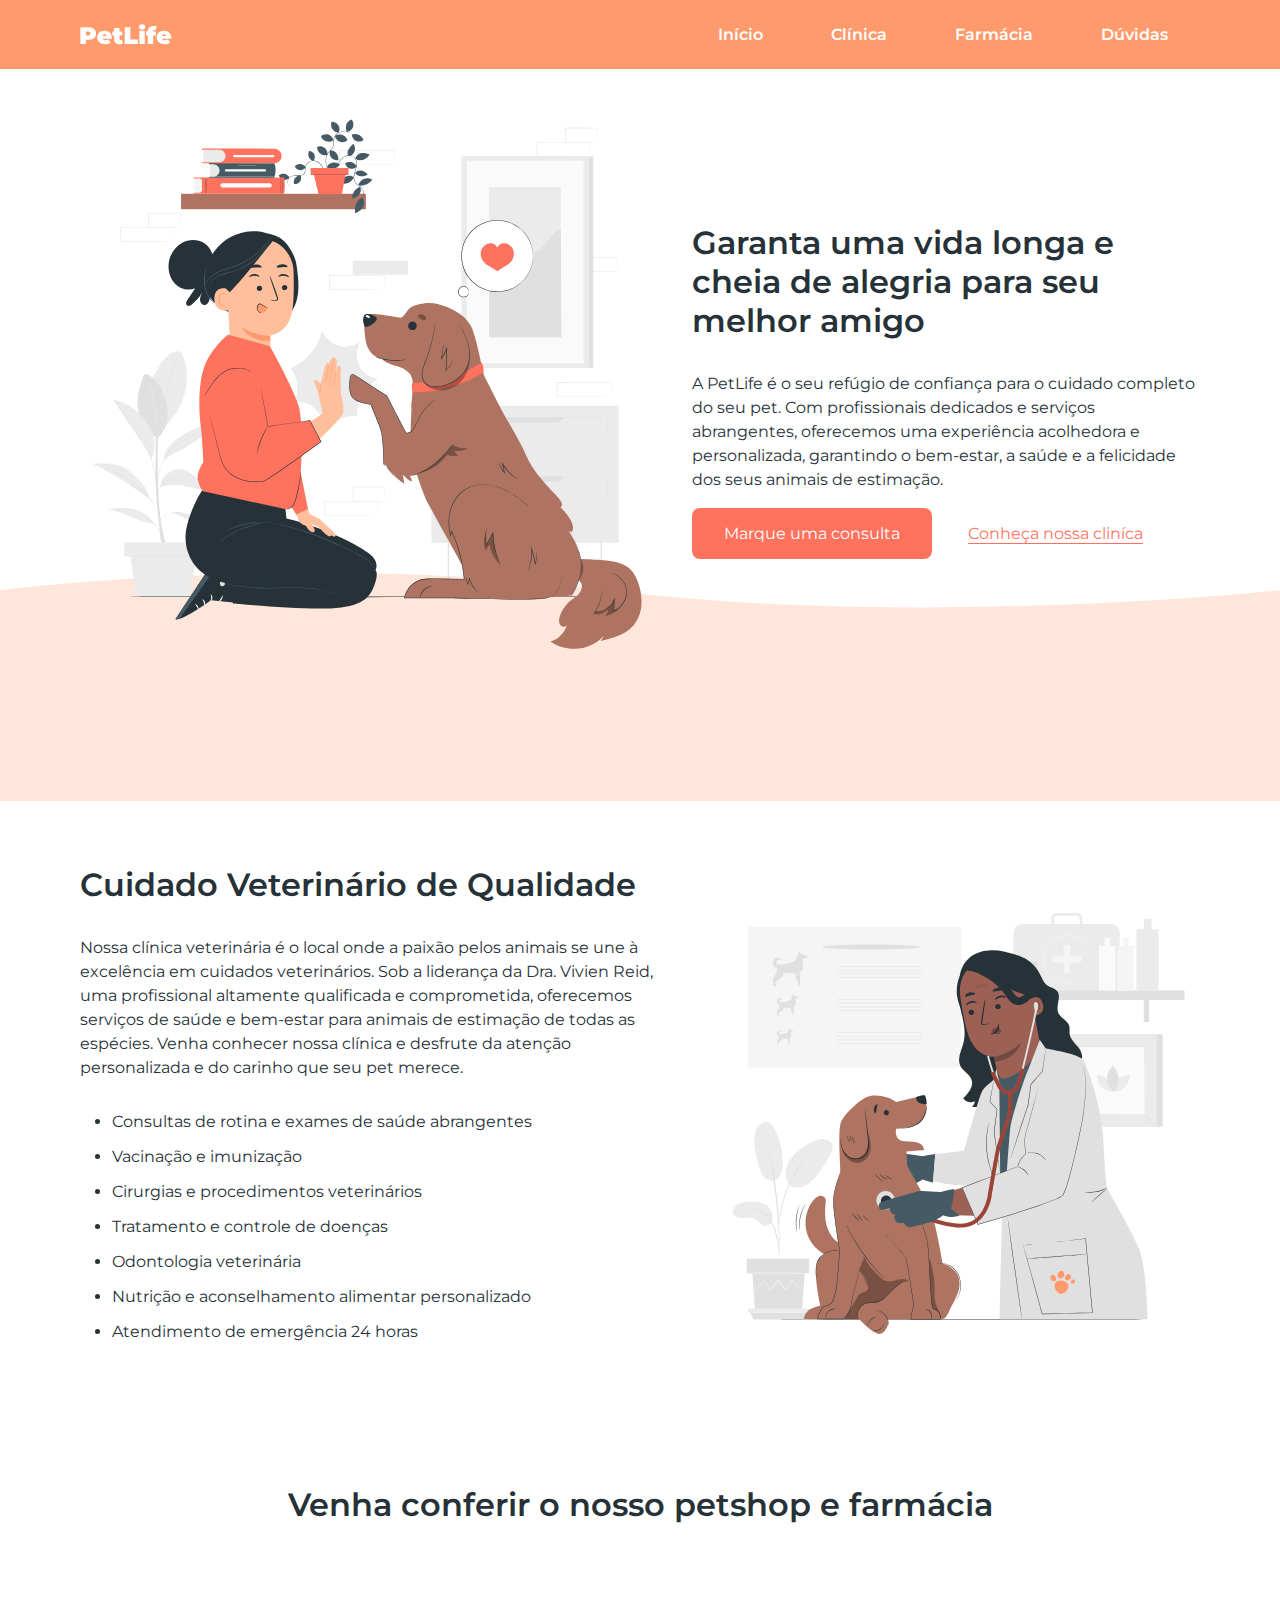
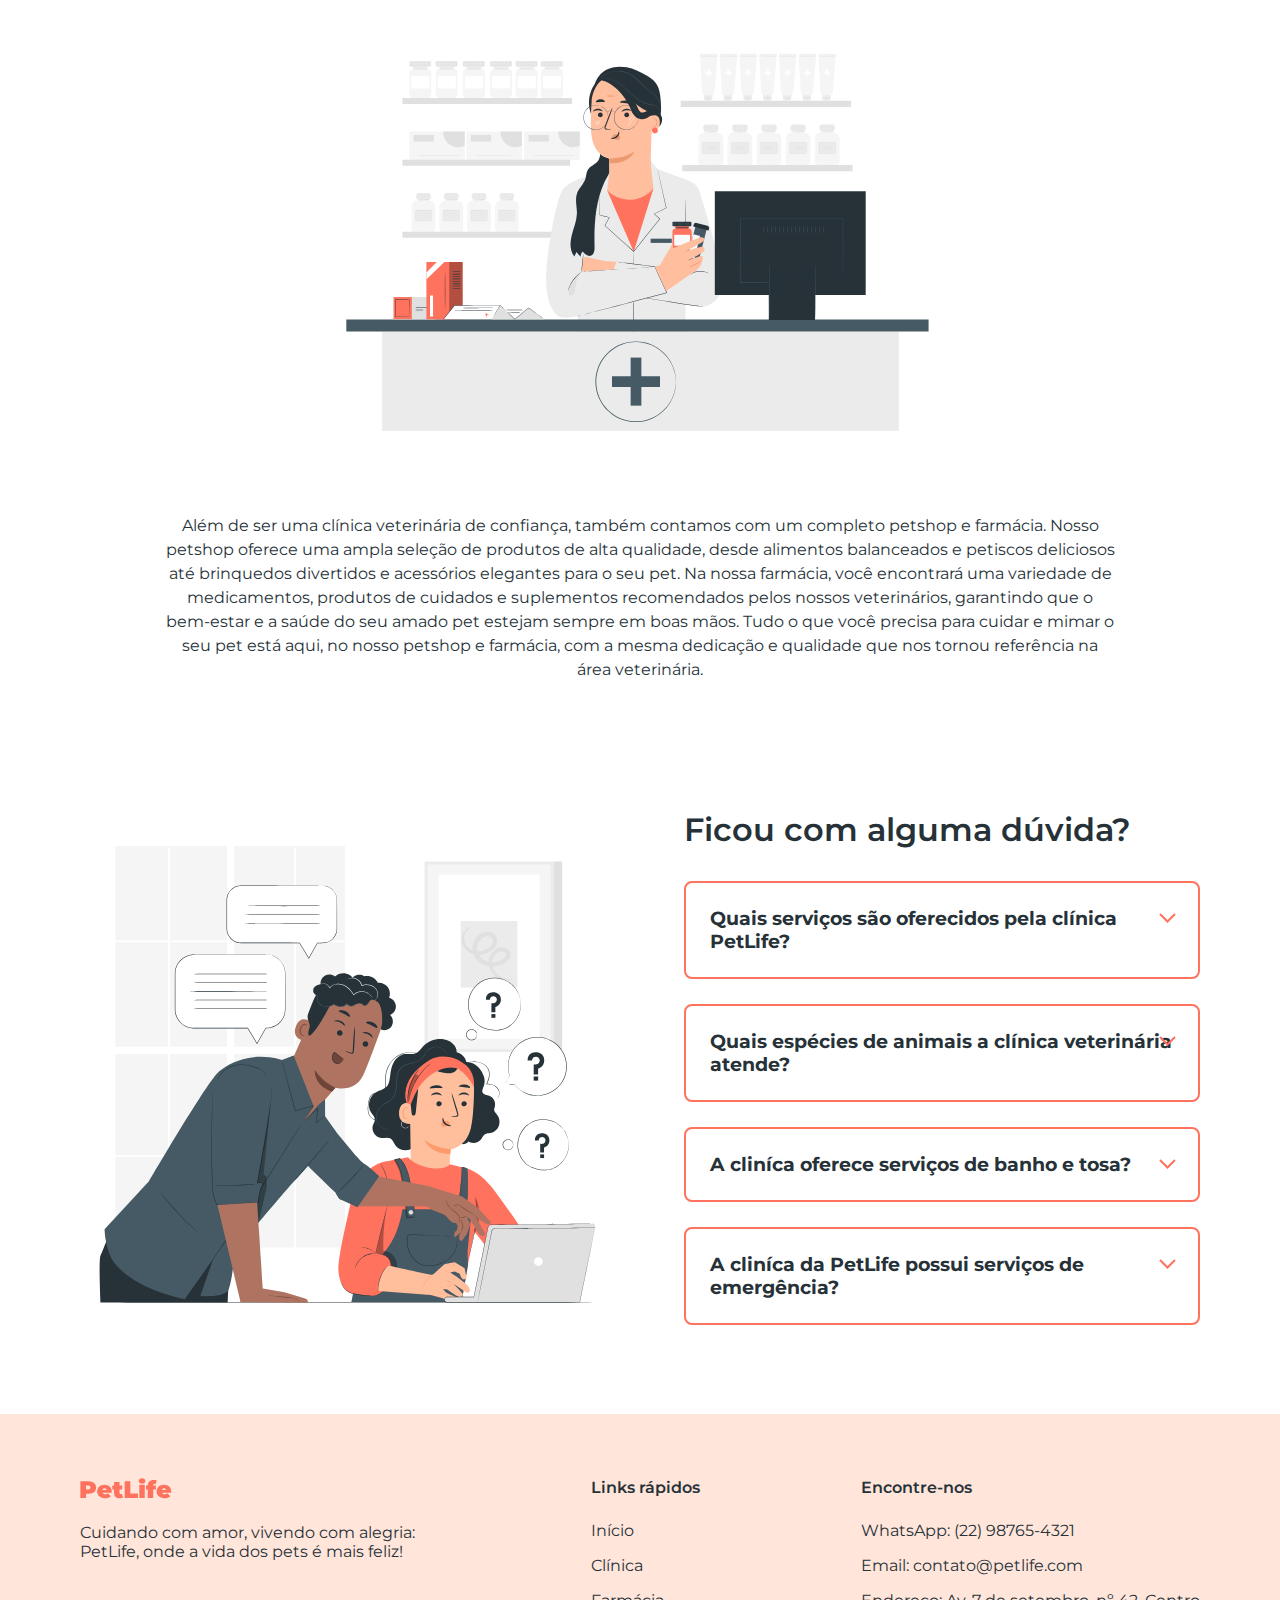
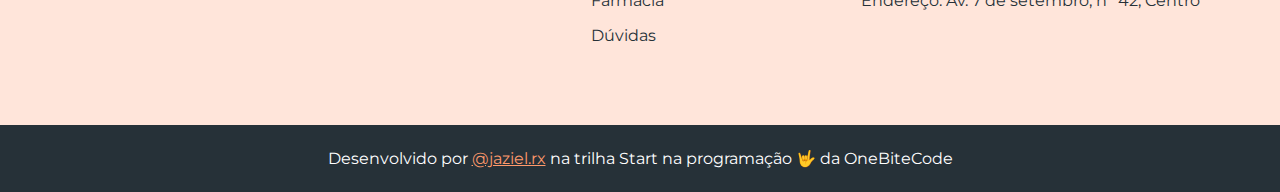
<file: index.html>
<html>

<head>
   <title>PetLife</title>
   <meta name="description" content="Garanta uma vida longa e cheia de alegria para seu melhor amigo">

   <!--Cascading Style Sheets-->
   <link rel="stylesheet" href="index.css">
   <link rel="preconnect" href="https://fonts.googleapis.com">
   <link rel="preconnect" href="https://fonts.gstatic.com" crossorigin>
   <link href="https://fonts.googleapis.com/css2?family=Montserrat:wght@400;600&display=swap" rel="stylesheet">
</head>

<body>
    <header>
        <a href="index.html">
            <img src="Start 2.0/logo-white.svg" alt="PetLife">
        </a>

        <nav>
            <a href="#inicio">Início</a>
            <a href="#clinica">Clínica</a>
            <a href="#farmacia">Farmácia</a>
            <a href="#duvidas">Dúvidas</a>
        </nav>
    </header>

   <main>
    <section id="inicio">
        <img src="Start 2.0/start-img.svg" alt="" width="580" height="580">

        <div>
            <h1>Garanta uma vida longa e cheia de alegria para seu melhor amigo</h1>
            <p class="paragrafo">A PetLife é o seu refúgio de confiança para o cuidado completo do seu pet. Com profissionais dedicados e serviços abrangentes, oferecemos uma experiência acolhedora e personalizada, garantindo o bem-estar, a saúde e a felicidade dos seus animais de estimação.</p>
            <a class="botao" href="https://wa.me/552298765-4321" target="_blank">Marque uma consulta</a>
            <a class="botao-transparente" href="clinica">Conheça nossa cliníca</a>
        </div>

        <img class="absolute" src="Start 2.0/shape.svg" alt="">
    </section>

    <section id="clinica">
        <div>
            <h2>Cuidado Veterinário de Qualidade</h2>
            <p class="paragrafo">Nossa clínica veterinária é o local onde a paixão pelos animais se une à excelência em cuidados veterinários. 
             Sob a liderança da Dra. Vivien Reid, uma profissional altamente qualificada e comprometida, oferecemos serviços de saúde e bem-estar para animais de estimação de todas as espécies. Venha conhecer nossa clínica e desfrute da atenção personalizada e do carinho que seu pet merece.
            </p>
            <ul>
               <li>Consultas de rotina e exames de saúde abrangentes</li>
               <li>Vacinação e imunização</li>
               <li>Cirurgias e procedimentos veterinários</li>
               <li>Tratamento e controle de doenças</li>
               <li>Odontologia veterinária</li>
               <li>Nutrição e aconselhamento alimentar personalizado</li>
               <li>Atendimento de emergência 24 horas</li>
            </ul>
        </div>

        <img src="Start 2.0/clinic-img.svg" alt="" width="480" height="480" loading="lazy">
    </section>

    <section id="farmacia">
        <h2>Venha conferir o nosso petshop e farmácia</h2>
        <img src="Start 2.0/shop-img.svg" alt="" width="645" height="430" loading="lazy">
        <p class="paragrafo">
            Além de ser uma clínica veterinária de confiança, também contamos com um completo petshop e farmácia. Nosso petshop oferece uma ampla seleção de produtos de alta qualidade, desde alimentos balanceados e petiscos deliciosos até brinquedos divertidos e acessórios elegantes para o seu pet. Na nossa farmácia, você encontrará uma variedade de medicamentos, produtos de cuidados e suplementos recomendados pelos nossos veterinários, garantindo que o bem-estar e a saúde do seu amado pet estejam sempre em boas mãos. Tudo o que você precisa para cuidar e mimar o seu pet está aqui, no nosso petshop e farmácia, com a mesma dedicação e qualidade que nos tornou referência na área veterinária.
        </p>
    </section>

    <section id="duvidas">
        <img src="Start 2.0/faq-img.svg" alt="" width="540" height="540" loading="lazy">

        <div>
            <h2>Ficou com alguma dúvida?</h2>

            <div class="duvida">
                <h3>Quais serviços são oferecidos pela clínica PetLife?</h3>
                <img src="Start 2.0/arrow-down.svg" alt="">
                <p class="paragrafo">A clínica da PetLife oferece uma ampla gama de serviços, incluindo consultas de rotina, vacinação, cirurgias, tratamento de doenças, cuidados odontológicos, atendimento de emergência 24 horas, programas de prevenção de pulgas, carrapatos e vermes, entre outros. Nosso objetivo é fornecer cuidados abrangentes e personalizados para garantir a saúde e o bem-estar do seu pet.</p>
            </div>

        <div class="duvida">
            <h3>Quais espécies de animais a clínica veterinária atende?</h3>
            <img src="Start 2.0/arrow-down.svg" alt="">
            <p class="paragrafo">A clínica veterinária da PetLife atente animais de estimação de todas as espécies, incluindo cães, gatos,pássaros, roedores e répteis. Nossos profissionais possuem conhecimento e experiência para cuidar de diferentes tipos de animais, oferecendo um atendimento especializado e dedicado a cada um deles. </p>
        </div>

        <div class="duvida">
            <h3>A cliníca oferece serviços de banho e tosa?</h3>
            <img src="Start 2.0/arrow-down.svg" alt="">
            <p class="paragrafo">Sim, a cliníca veterinária da PetLife oferece serviços profissionais de banho e tosa. Nossa equipe de profissionais experientes garante que seu pet receba cuidados adequados, usando produtos de alta qualidade e técnicas seguras. O banho e tosa ajudam a manter a higiene, a saúde da pele e pelagem do seu pet, além de proporcionar uma experiência relaxante e agradável para eles. </p>
        </div>

        <div class="duvida">
            <h3>A cliníca da PetLife possui serviços de emergência?</h3>
            <img src="Start 2.0/arrow-down.svg" alt="">
            <p class="paragrafo">Sim, a cliníca veterinária da PetLife oferece serviços de emergência 24 horas. Se o seu animal de estimação precisar de antendimento veterinário imediato fora do horário de expediente, nossa equipe está pronta para ajudar, fornecendo cuidados urgentes e tratamento adequado para garantir o bem-estar do seu pet. </p>
        </div>
    </section>
   </main>

   <footer>
    <div>
        <img src="Start 2.0/logo.svg" alt="PetLife">
        <p>Cuidando com amor, vivendo com alegria: PetLife, onde a vida dos pets é mais feliz!</p>
    </div>

    <div>
        <strong class="titulo">Links rápidos</strong>
        <nav>
            <a href="#inicio">Início</a>
            <a href="#clinica">Clínica</a>
            <a href="#farmacia">Farmácia</a>
            <a href="#duvidas">Dúvidas</a>
        </nav>
    </div>

    <div>
        <strong class="titulo">Encontre-nos</strong>
        <p>WhatsApp: <a href="https://wa.me/552298765-4321" target="_blank">(22) 98765-4321</a></p>
        <p>Email: <a href="mailto: contato@petlife.com">contato@petlife.com</a></p>
        <p>Endereço: Av. 7 de setembro, nº 42, Centro</p>
    </div>
   </footer>
   <div id="copyright">
    Desenvolvido por <a href="https://instagram.com/jaziel.rx" target="_blank"> @jaziel.rx</a>
    na trilha Start na programação 🤟 da OneBiteCode
   </div>

   <script src="index.js"></script>
</body>

</html>
</file>
<file: index.css>
* {
    box-sizing: border-box;
    font-family: 'Montserrat', sans-serif;
    margin: 0;
    padding: 0;
}

body{
    color: #263138;
}

header {
   background-color: #ff9a6c;
   display: flex;
   align-items: center;
   justify-content: space-between;
   padding-left: 80px;
   padding-right: 80px;
   padding-top: 24px;
   padding-bottom: 24px;
}

header nav a {
    color: #ffffff;
    font-weight: 600;
    padding: 32px;
    text-decoration: none;
}

#inicio {
    display: flex;
    align-items: center;
    gap: 32px;
    padding: 24px 80px 128px 80px;
    position: relative;
}

h1, 
h2 {
    font-weight: 600;
    font-size: 32px;
    margin-bottom: 32px;
}

.paragrafo {
    line-height: 150%;
    margin-bottom: 32px;
}

.botao {
    background-color: #ff725e;
    border-radius: 8px;
    color: #ffffff;
    padding: 16px 32px;
    text-decoration: none;
}

.botao-transparente {
    background-color: transparent;
    color: #ff725e;
    padding: 16px 32px;
    text-underline-offset: 4px;
}

.absolute {
    position: absolute;
    bottom: 0;
    left: 0;
    width: 100%;
    z-index: -10;
}

#clinica {
    display: flex;
    align-items: center;
    gap: 64px;
    padding: 64px 80px;
}

#clinica li {
    margin-bottom: 16px;
    margin-left: 32px;
}

#farmacia {
    padding: 64px 80px;
    text-align: center;
}

#farmacia img {
    margin: 64px auto;
}

#farmacia .paragrafo {
    max-width: 950px;
    margin: 0 auto;
}

#duvidas {
    display: flex;
    align-items: center;
    gap: 64px;
    padding: 64px 80px;
}

.duvida {
    position: relative;
}

.duvida h3 {
    border: 2px solid #ff725e;
    border-radius: 8px;
    cursor: pointer;
    padding: 24px;
}

.duvida img {
    position: absolute;
    top: 32px;
    right: 24px;
}

.duvida .paragrafo {
    border-right: 1px solid #ff725e;
    border-bottom: 1px solid #ff725e;
    border-left: 1px solid #ff725e;
    border-radius: 0 0 8px 8px;
    margin-top: -8px;
    padding: 0 24px;
    height: 0;
    opacity: 0;
    overflow: hidden;
    transition: .2s;
    text-align: justify;
}

.duvida.ativa .paragrafo {
    height: fit-content;
    opacity: 1;
    padding: 24px;
}

footer {
    background-color: rgba(255, 152, 108, 0.25);
    display: flex;
    justify-content: space-between;
    gap: 80px;
    padding: 64px 80px;
}

footer img {
    display: block;
    font-weight: 600;
    margin-bottom: 24px;
}

footer .titulo {
    display: block;
    font-weight: 600;
    margin-bottom: 24px;
}

footer nav a {
    color: #263138;
    display: block;
    margin-bottom: 16px;
    text-decoration: none;
    max-width: 350px;
}

footer p {
    margin-bottom: 16px;
    max-width: 350px;
}

footer p a {
    color: #263138;
    text-decoration: none;
}

#copyright {
    background-color: #263138;
    text-align: center;
    padding: 24px;
    color: #ffffff;
}

#copyright a {
    color: #ff9a6c;
}
</file>
